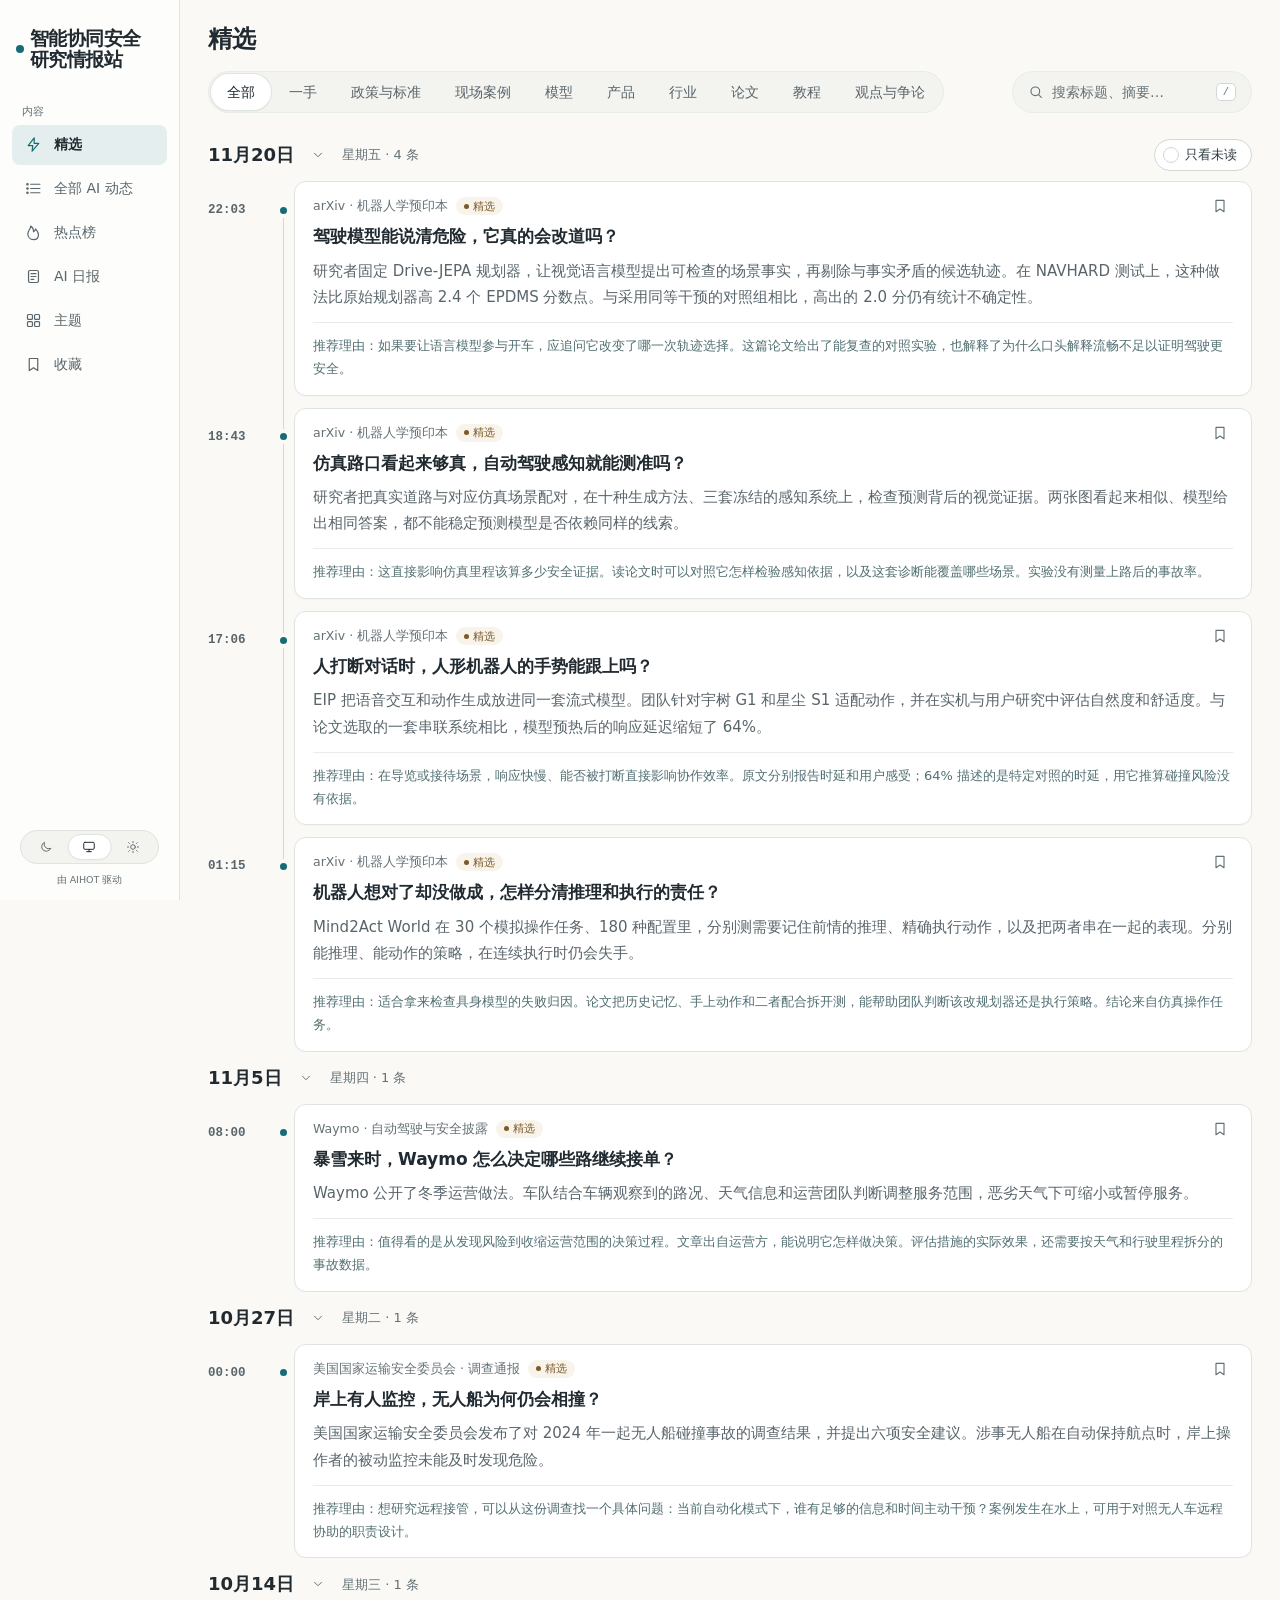
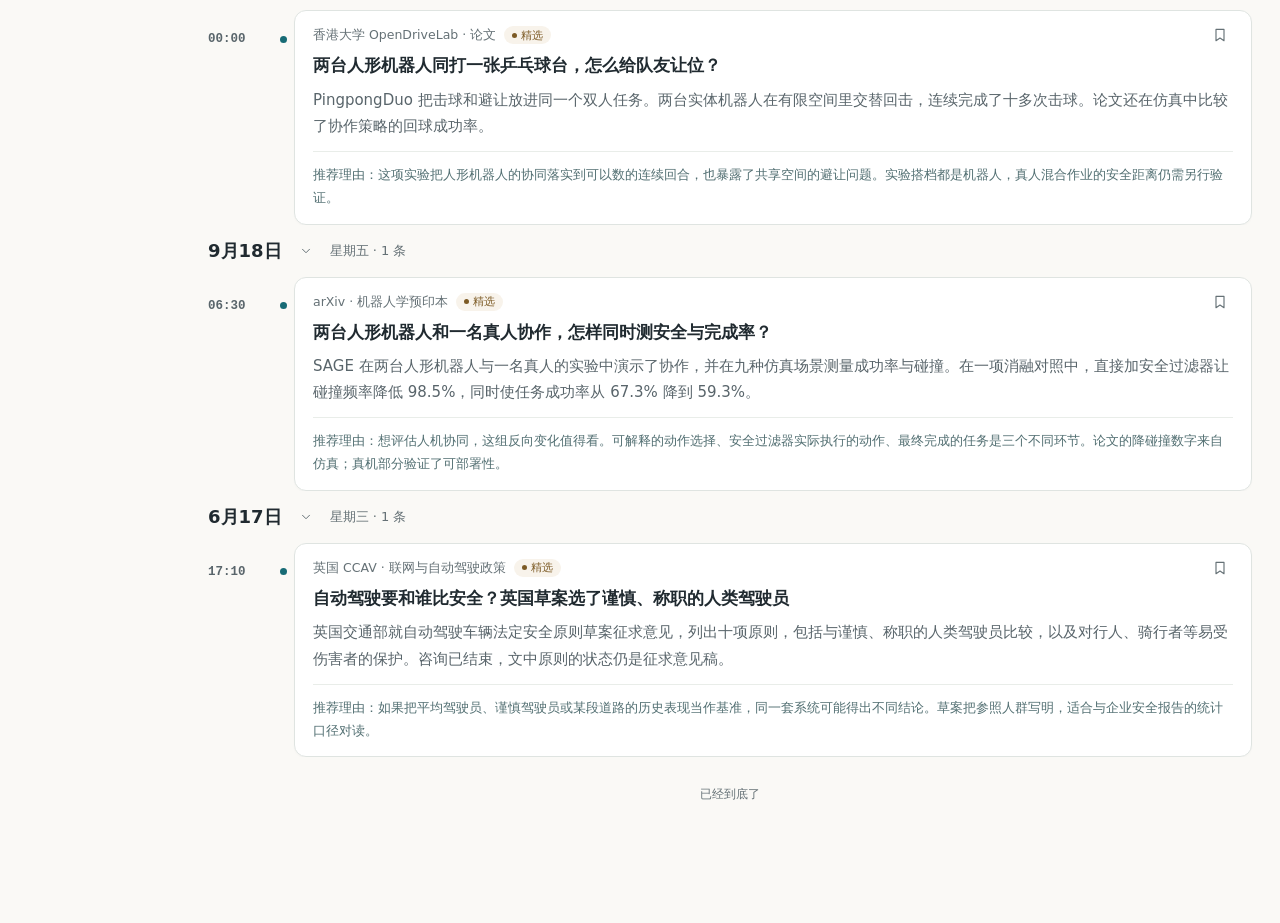
<file: index.html>
<!doctype html><html lang="zh-CN"><head><meta charset="utf-8"><meta name="viewport" content="width=device-width, initial-scale=1, viewport-fit=cover"><title>精选 · 智能协同安全研究情报站</title><meta name="description" content="跟踪智能系统与人协作时的安全、可靠性和效率。当前重点关注自动驾驶与人形机器人，精选研究论文、政策、现场案例和国内外团队的公开进展。"><meta name="edition" content="1ef917f6cf82555f"><link rel="icon" href="./mark.svg"><link rel="stylesheet" href="./app.css?v=4b3c80b73ee39ffc"><script type="module" src="./app.js?v=e2aa9172dc99c30b"></script></head><body><div id="app"></div><noscript><main><h1>精选 · 智能协同安全研究情报站</h1><article><h2><a href="https://arxiv.org/abs/2611.27638">驾驶模型能说清危险，它真的会改道吗？</a></h2><p>研究者固定 Drive-JEPA 规划器，让视觉语言模型提出可检查的场景事实，再剔除与事实矛盾的候选轨迹。在 NAVHARD 测试上，这种做法比原始规划器高 2.4 个 EPDMS 分数点。与采用同等干预的对照组相比，高出的 2.0 分仍有统计不确定性。</p><p>如果要让语言模型参与开车，应追问它改变了哪一次轨迹选择。这篇论文给出了能复查的对照实验，也解释了为什么口头解释流畅不足以证明驾驶更安全。</p></article><article><h2><a href="https://arxiv.org/abs/2611.27447">仿真路口看起来够真，自动驾驶感知就能测准吗？</a></h2><p>研究者把真实道路与对应仿真场景配对，在十种生成方法、三套冻结的感知系统上，检查预测背后的视觉证据。两张图看起来相似、模型给出相同答案，都不能稳定预测模型是否依赖同样的线索。</p><p>这直接影响仿真里程该算多少安全证据。读论文时可以对照它怎样检验感知依据，以及这套诊断能覆盖哪些场景。实验没有测量上路后的事故率。</p></article><article><h2><a href="https://arxiv.org/abs/2611.27327">人打断对话时，人形机器人的手势能跟上吗？</a></h2><p>EIP 把语音交互和动作生成放进同一套流式模型。团队针对宇树 G1 和星尘 S1 适配动作，并在实机与用户研究中评估自然度和舒适度。与论文选取的一套串联系统相比，模型预热后的响应延迟缩短了 64%。</p><p>在导览或接待场景，响应快慢、能否被打断直接影响协作效率。原文分别报告时延和用户感受；64% 描述的是特定对照的时延，用它推算碰撞风险没有依据。</p></article><article><h2><a href="https://arxiv.org/abs/2611.26444">机器人想对了却没做成，怎样分清推理和执行的责任？</a></h2><p>Mind2Act World 在 30 个模拟操作任务、180 种配置里，分别测需要记住前情的推理、精确执行动作，以及把两者串在一起的表现。分别能推理、能动作的策略，在连续执行时仍会失手。</p><p>适合拿来检查具身模型的失败归因。论文把历史记忆、手上动作和二者配合拆开测，能帮助团队判断该改规划器还是执行策略。结论来自仿真操作任务。</p></article><article><h2><a href="https://waymo.com/blog/2026/11/winter-weather-preparedness/">暴雪来时，Waymo 怎么决定哪些路继续接单？</a></h2><p>Waymo 公开了冬季运营做法。车队结合车辆观察到的路况、天气信息和运营团队判断调整服务范围，恶劣天气下可缩小或暂停服务。</p><p>值得看的是从发现风险到收缩运营范围的决策过程。文章出自运营方，能说明它怎样做决策。评估措施的实际效果，还需要按天气和行驶里程拆分的事故数据。</p></article><article><h2><a href="https://www.ntsb.gov/news/press-releases/Pages/NR20261027.aspx">岸上有人监控，无人船为何仍会相撞？</a></h2><p>美国国家运输安全委员会发布了对 2024 年一起无人船碰撞事故的调查结果，并提出六项安全建议。涉事无人船在自动保持航点时，岸上操作者的被动监控未能及时发现危险。</p><p>想研究远程接管，可以从这份调查找一个具体问题：当前自动化模式下，谁有足够的信息和时间主动干预？案例发生在水上，可用于对照无人车远程协助的职责设计。</p></article><article><h2><a href="https://arxiv.org/abs/2610.20579">两台人形机器人同打一张乒乓球台，怎么给队友让位？</a></h2><p>PingpongDuo 把击球和避让放进同一个双人任务。两台实体机器人在有限空间里交替回击，连续完成了十多次击球。论文还在仿真中比较了协作策略的回球成功率。</p><p>这项实验把人形机器人的协同落实到可以数的连续回合，也暴露了共享空间的避让问题。实验搭档都是机器人，真人混合作业的安全距离仍需另行验证。</p></article><article><h2><a href="https://arxiv.org/abs/2609.21130">两台人形机器人和一名真人协作，怎样同时测安全与完成率？</a></h2><p>SAGE 在两台人形机器人与一名真人的实验中演示了协作，并在九种仿真场景测量成功率与碰撞。在一项消融对照中，直接加安全过滤器让碰撞频率降低 98.5%，同时使任务成功率从 67.3% 降到 59.3%。</p><p>想评估人机协同，这组反向变化值得看。可解释的动作选择、安全过滤器实际执行的动作、最终完成的任务是三个不同环节。论文的降碰撞数字来自仿真；真机部分验证了可部署性。</p></article><article><h2><a href="https://www.gov.uk/government/speeches/new-consultation-on-draft-statutory-statement-of-safety-principles-for-automated-vehicles">自动驾驶要和谁比安全？英国草案选了谨慎、称职的人类驾驶员</a></h2><p>英国交通部就自动驾驶车辆法定安全原则草案征求意见，列出十项原则，包括与谨慎、称职的人类驾驶员比较，以及对行人、骑行者等易受伤害者的保护。咨询已结束，文中原则的状态仍是征求意见稿。</p><p>如果把平均驾驶员、谨慎驾驶员或某段道路的历史表现当作基准，同一套系统可能得出不同结论。草案把参照人群写明，适合与企业安全报告的统计口径对读。</p></article></main></noscript></body></html>
</file>
